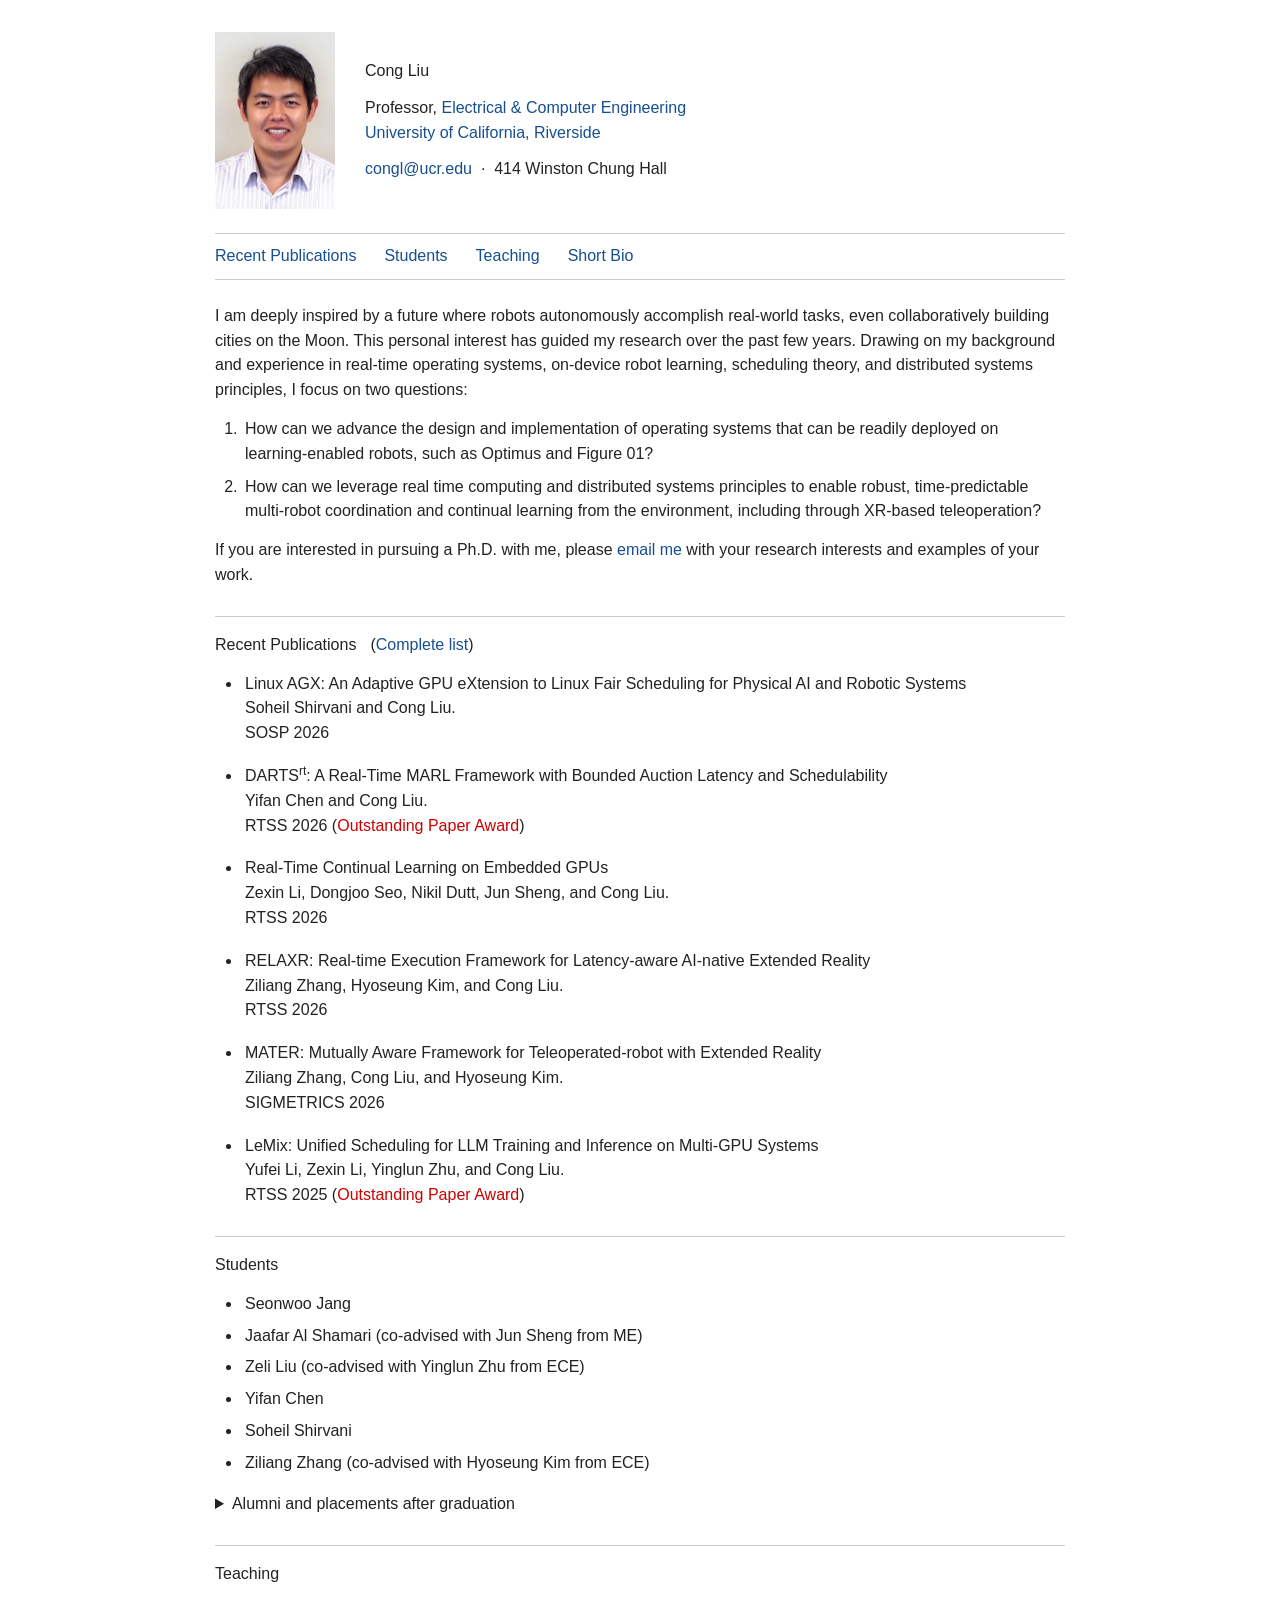
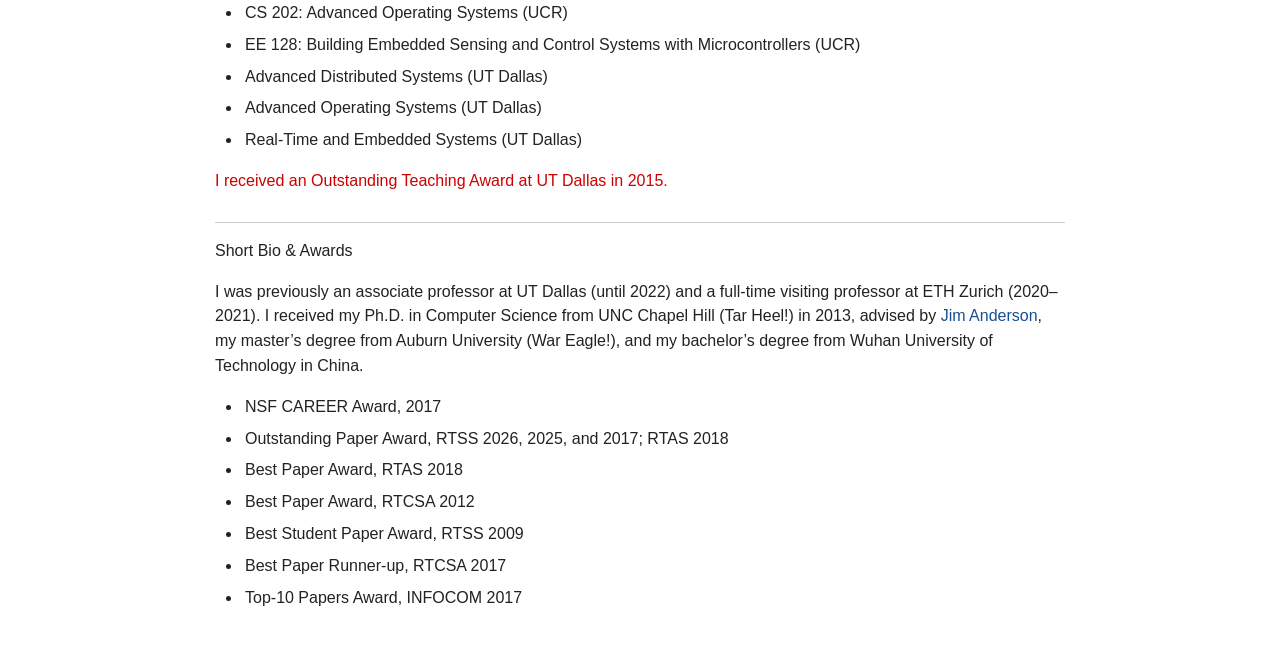
<file: index.html>
<!doctype html>
<html lang="en">
<head><meta charset="utf-8"><meta name="viewport" content="width=device-width, initial-scale=1"><title>Cong Liu - Professor of ECE | University of California, Riverside</title><meta name="description" content="Cong Liu at UC Riverside. Operating systems, real-time computing, and resource management for intelligent autonomous systems."><link rel="icon" href="favicon.svg" type="image/svg+xml"><link rel="stylesheet" href="style.css?v=20261019-1940">
</head>
<body><a class="skip" href="#main">Skip to content</a>
<main id="main" class="wrap">
<header id="profile" class="profile"><img class="portrait" src="assets/portrait.jpg" alt="Cong Liu" width="120" height="177"><div>
<h1>Cong Liu
</h1>
<p>Professor, <a href="https://www.ece.ucr.edu/">Electrical &amp; Computer Engineering</a><br><a href="https://www.ucr.edu/">University of California, Riverside</a>
</p>
<p class="contact"><a href="mailto:congl@ucr.edu">congl@ucr.edu</a> &nbsp;&#183;&nbsp; 414 Winston Chung Hall
</p></div>
</header>
<nav aria-label="Main navigation"><a href="#publications">Recent Publications</a><a href="#students">Students</a><a href="#teaching">Teaching</a><a href="#bio">Short Bio</a>
</nav><div id="about" class="introduction">
<p>I am deeply inspired by a future where robots autonomously accomplish real-world tasks, even collaboratively building cities on the Moon. This personal interest has guided my research over the past few years. Drawing on my background and experience in real-time operating systems, on-device robot learning, scheduling theory, and distributed systems principles, I focus on two questions:
</p>
<ol>
<li>How can we advance the design and implementation of operating systems that can be readily deployed on learning-enabled robots, such as Optimus and Figure 01?
</li>
<li>How can we leverage real time computing and distributed systems principles to enable robust, time-predictable multi-robot coordination and continual learning from the environment, including through XR-based teleoperation?
</li>
</ol>
<p>If you are interested in pursuing a Ph.D. with me, please <a href="mailto:congl@ucr.edu">email me</a> with your research interests and examples of your work.
</p></div>
<section id="publications"><div class="section-heading">
<h2>Recent Publications
</h2><span>(<a href="publications.html" target="_blank" rel="noopener">Complete list</a>)</span></div>
<ul class="papers">
<li><div class="paper-title">Linux AGX: An Adaptive GPU eXtension to Linux Fair Scheduling for Physical AI and Robotic Systems</div>
<p class="authors">Soheil Shirvani and Cong Liu.
</p>
<p class="publication-meta">SOSP 2026
</p>
</li>
<li><div class="paper-title">DARTS<sup>rt</sup>: A Real-Time MARL Framework with Bounded Auction Latency and Schedulability</div>
<p class="authors">Yifan Chen and Cong Liu.
</p>
<p class="publication-meta">RTSS 2026 (<span class="award">Outstanding Paper Award</span>)
</p>
</li>
<li><div class="paper-title">Real-Time Continual Learning on Embedded GPUs</div>
<p class="authors">Zexin Li, Dongjoo Seo, Nikil Dutt, Jun Sheng, and Cong Liu.
</p>
<p class="publication-meta">RTSS 2026
</p>
</li>
<li><div class="paper-title">RELAXR: Real-time Execution Framework for Latency-aware AI-native Extended Reality</div>
<p class="authors">Ziliang Zhang, Hyoseung Kim, and Cong Liu.
</p>
<p class="publication-meta">RTSS 2026
</p>
</li>
<li><div class="paper-title">MATER: Mutually Aware Framework for Teleoperated-robot with Extended Reality</div>
<p class="authors">Ziliang Zhang, Cong Liu, and Hyoseung Kim.
</p>
<p class="publication-meta">SIGMETRICS 2026
</p>
</li>
<li><div class="paper-title">LeMix: Unified Scheduling for LLM Training and Inference on Multi-GPU Systems</div>
<p class="authors">Yufei Li, Zexin Li, Yinglun Zhu, and Cong Liu.
</p>
<p class="publication-meta">RTSS 2025 (<span class="award">Outstanding Paper Award</span>)
</p>
</li>
</ul>
</section>
<section id="students">
<h2>Students
</h2>
<ul class="students-list">
<li>Seonwoo Jang
</li>
<li>Jaafar Al Shamari (co-advised with Jun Sheng from ME)
</li>
<li>Zeli Liu (co-advised with Yinglun Zhu from ECE)
</li>
<li>Yifan Chen
</li>
<li>Soheil Shirvani
</li>
<li>Ziliang Zhang (co-advised with Hyoseung Kim from ECE)
</li>
</ul>
<details>
<summary>Alumni and placements after graduation
</summary>
<ul class="alumni-list">
<li>Zexin Li <span>2026 &#183; Research Fellow, Nanyang Technological University (NTU), Singapore</span>
</li>
<li>Yufei Li <span>2025 &#183; Research scientist, Meta</span>
</li>
<li>Simin Chen <span>2024 &#183; Postdoctoral researcher, Columbia University</span>
</li>
<li>Junfeng Guo <span>2023 &#183; Postdoctoral researcher, University of Maryland</span>
</li>
<li>Soroush Bateni <span>2022 &#183; Postdoctoral researcher, UC Berkeley</span>
</li>
<li>Julie Rauer<span>2022 &#183; FICO</span>
</li>
<li>Zheng Dong<span>2019 &#183; Assistant professor, Wayne State University</span>
</li>
<li>Husheng Zhou<span>2019 &#183; Senior research scientist, VMware</span>
</li>
<li>Guangmo Tong<span>2018 &#183; Assistant professor, University of Delaware</span>
</li>
<li>Aritra Samanta<span>M.S. 2023</span>
</li>
<li>Yaswanth Yadlapalli<span>M.S. 2022</span>
</li>
<li>Zelun Kong<span>M.S. 2020</span>
</li>
<li>Yuankun Zhu<span>M.S. 2019</span>
</li>
<li>Yue Ma<span>M.S. 2017 &#183; Amazon</span>
</li>
<li>Xia Zhang<span>M.S. 2016 &#183; IBM</span>
</li>
<li>Yuchuan Liu<span>M.S. 2016 &#183; NVIDIA</span>
</li>
<li>Gbadebo Ayoade<span>M.S. 2015</span>
</li>
<li>Mozi Chen<span>Visiting Ph.D. student, 2017&#8211;2018</span>
</li>
</ul>
</details>
</section>
<section id="teaching">
<h2>Teaching
</h2>
<ul>
<li>CS 202: Advanced Operating Systems (UCR)
</li>
<li>EE 128: Building Embedded Sensing and Control Systems with Microcontrollers (UCR)
</li>
<li>Advanced Distributed Systems (UT Dallas)
</li>
<li>Advanced Operating Systems (UT Dallas)
</li>
<li>Real-Time and Embedded Systems (UT Dallas)
</li>
</ul>
<p class="award">I received an Outstanding Teaching Award at UT Dallas in 2015.
</p>
</section>
<section id="bio">
<h2>Short Bio &amp; Awards
</h2>
<p>I was previously an associate professor at UT Dallas (until 2022) and a full-time visiting professor at ETH Zurich (2020&#8211;2021). I received my Ph.D. in Computer Science from UNC Chapel Hill (Tar Heel!) in 2013, advised by <a href="https://www.cs.unc.edu/~anderson/">Jim Anderson</a>, my master&#8217;s degree from Auburn University (War Eagle!), and my bachelor&#8217;s degree from Wuhan University of Technology in China.
</p>
<ul>
<li>NSF CAREER Award, 2017
</li>
<li>Outstanding Paper Award, RTSS 2026, 2025, and 2017; RTAS 2018
</li>
<li>Best Paper Award, RTAS 2018
</li>
<li>Best Paper Award, RTCSA 2012
</li>
<li>Best Student Paper Award, RTSS 2009
</li>
<li>Best Paper Runner-up, RTCSA 2017
</li>
<li>Top-10 Papers Award, INFOCOM 2017
</li>
</ul>
</section>
</main>
</body>
</html>
</file>
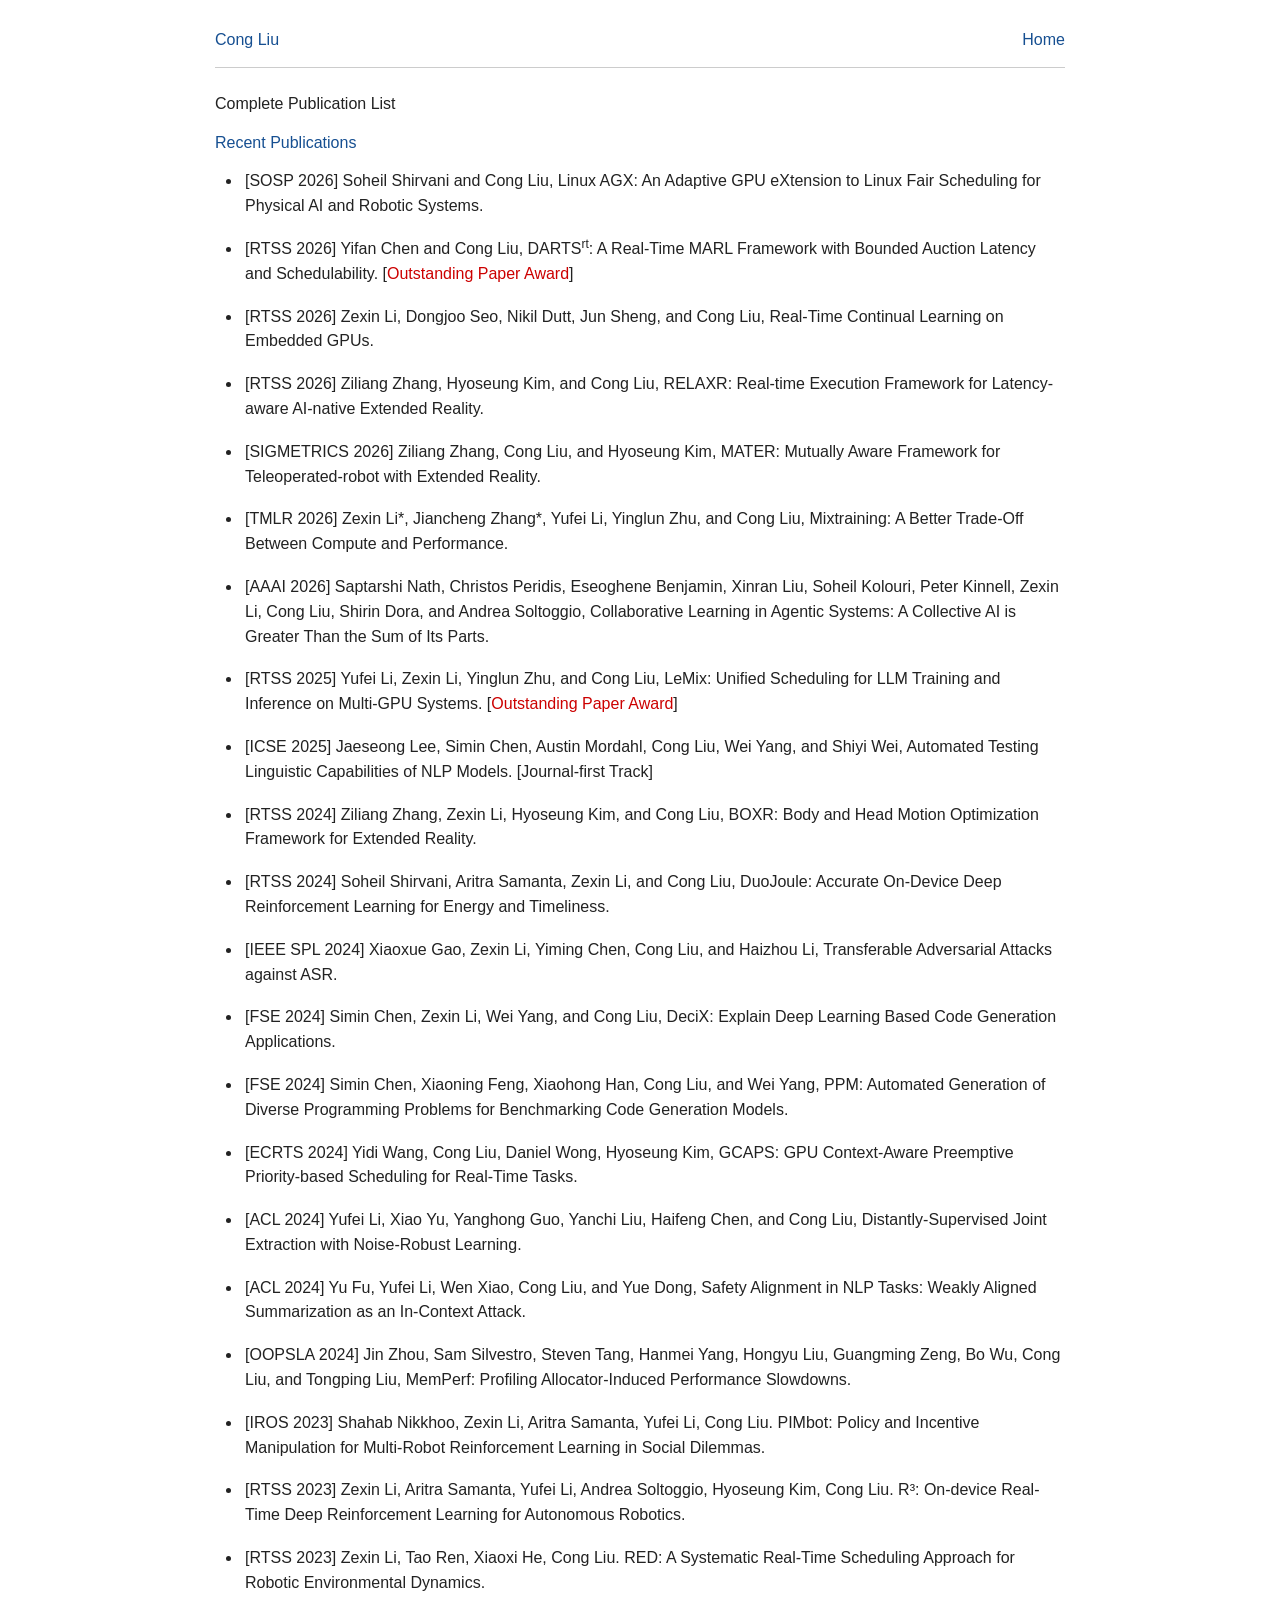
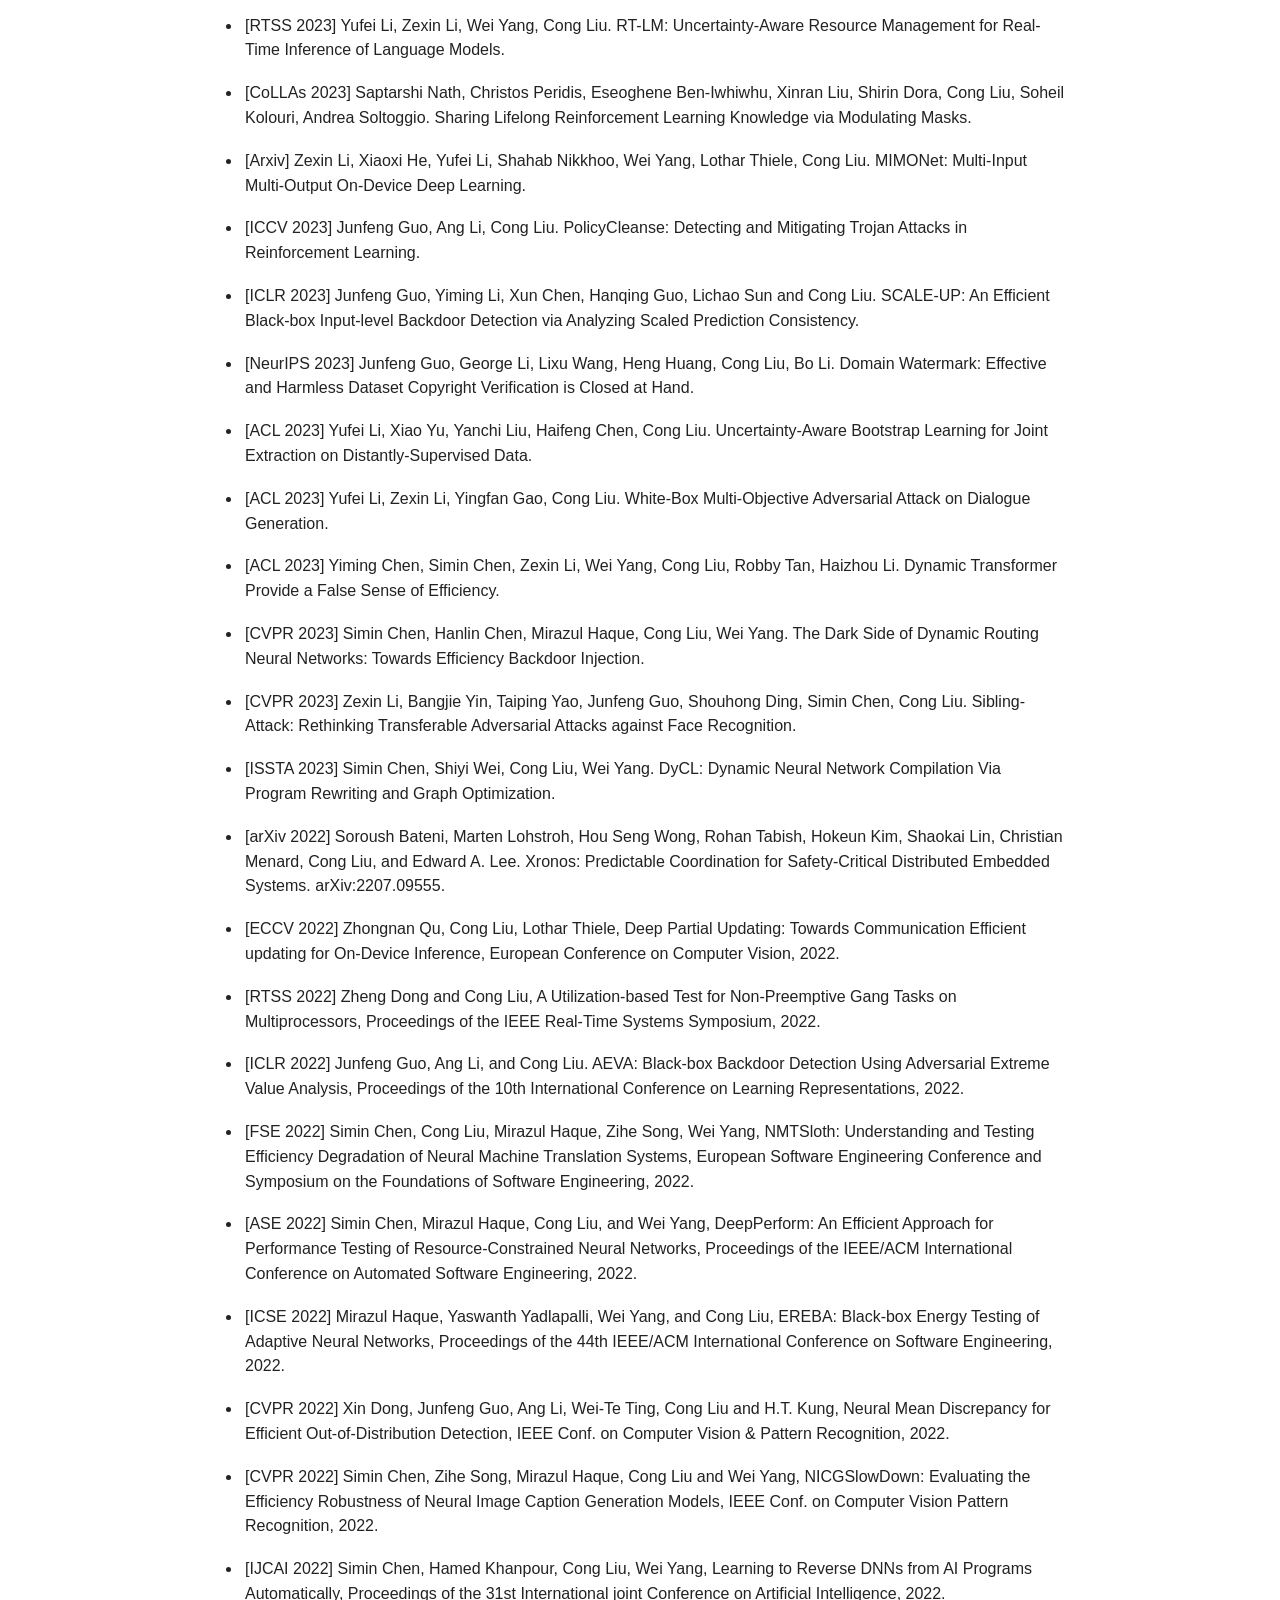
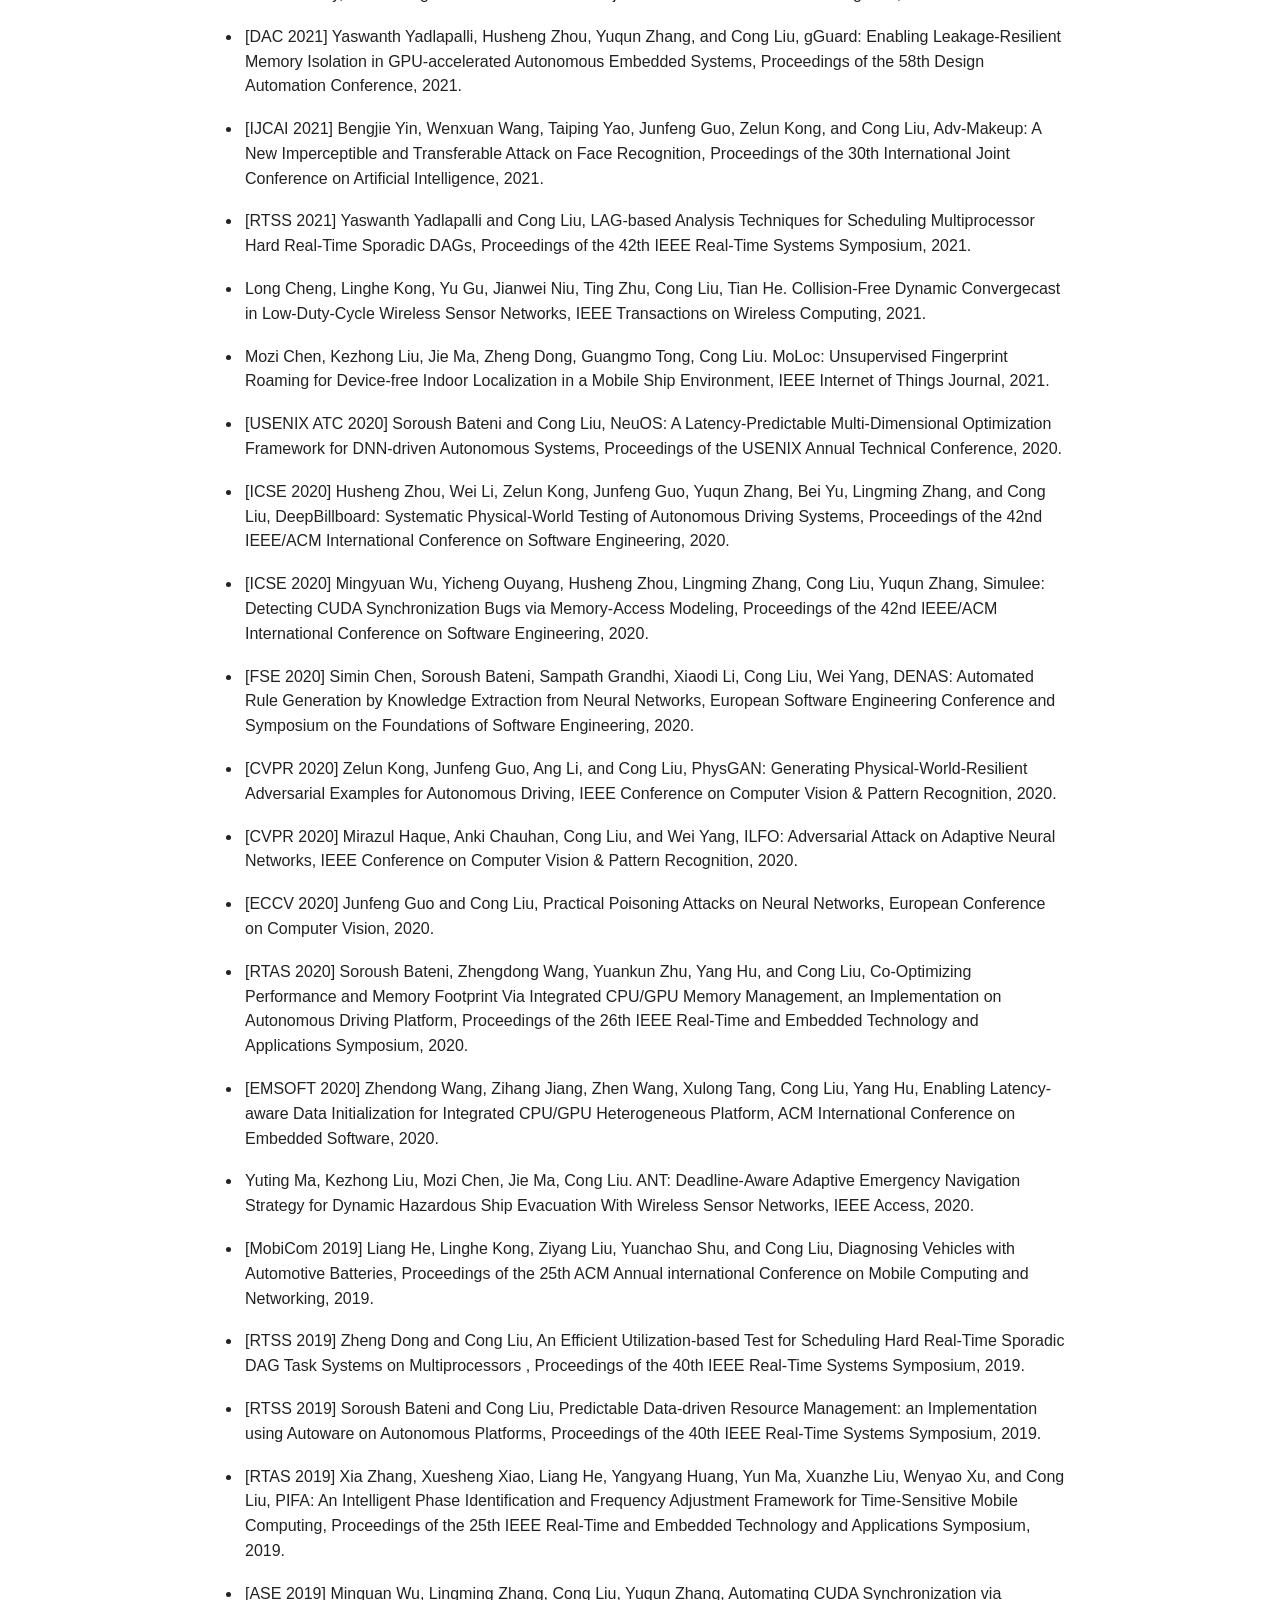
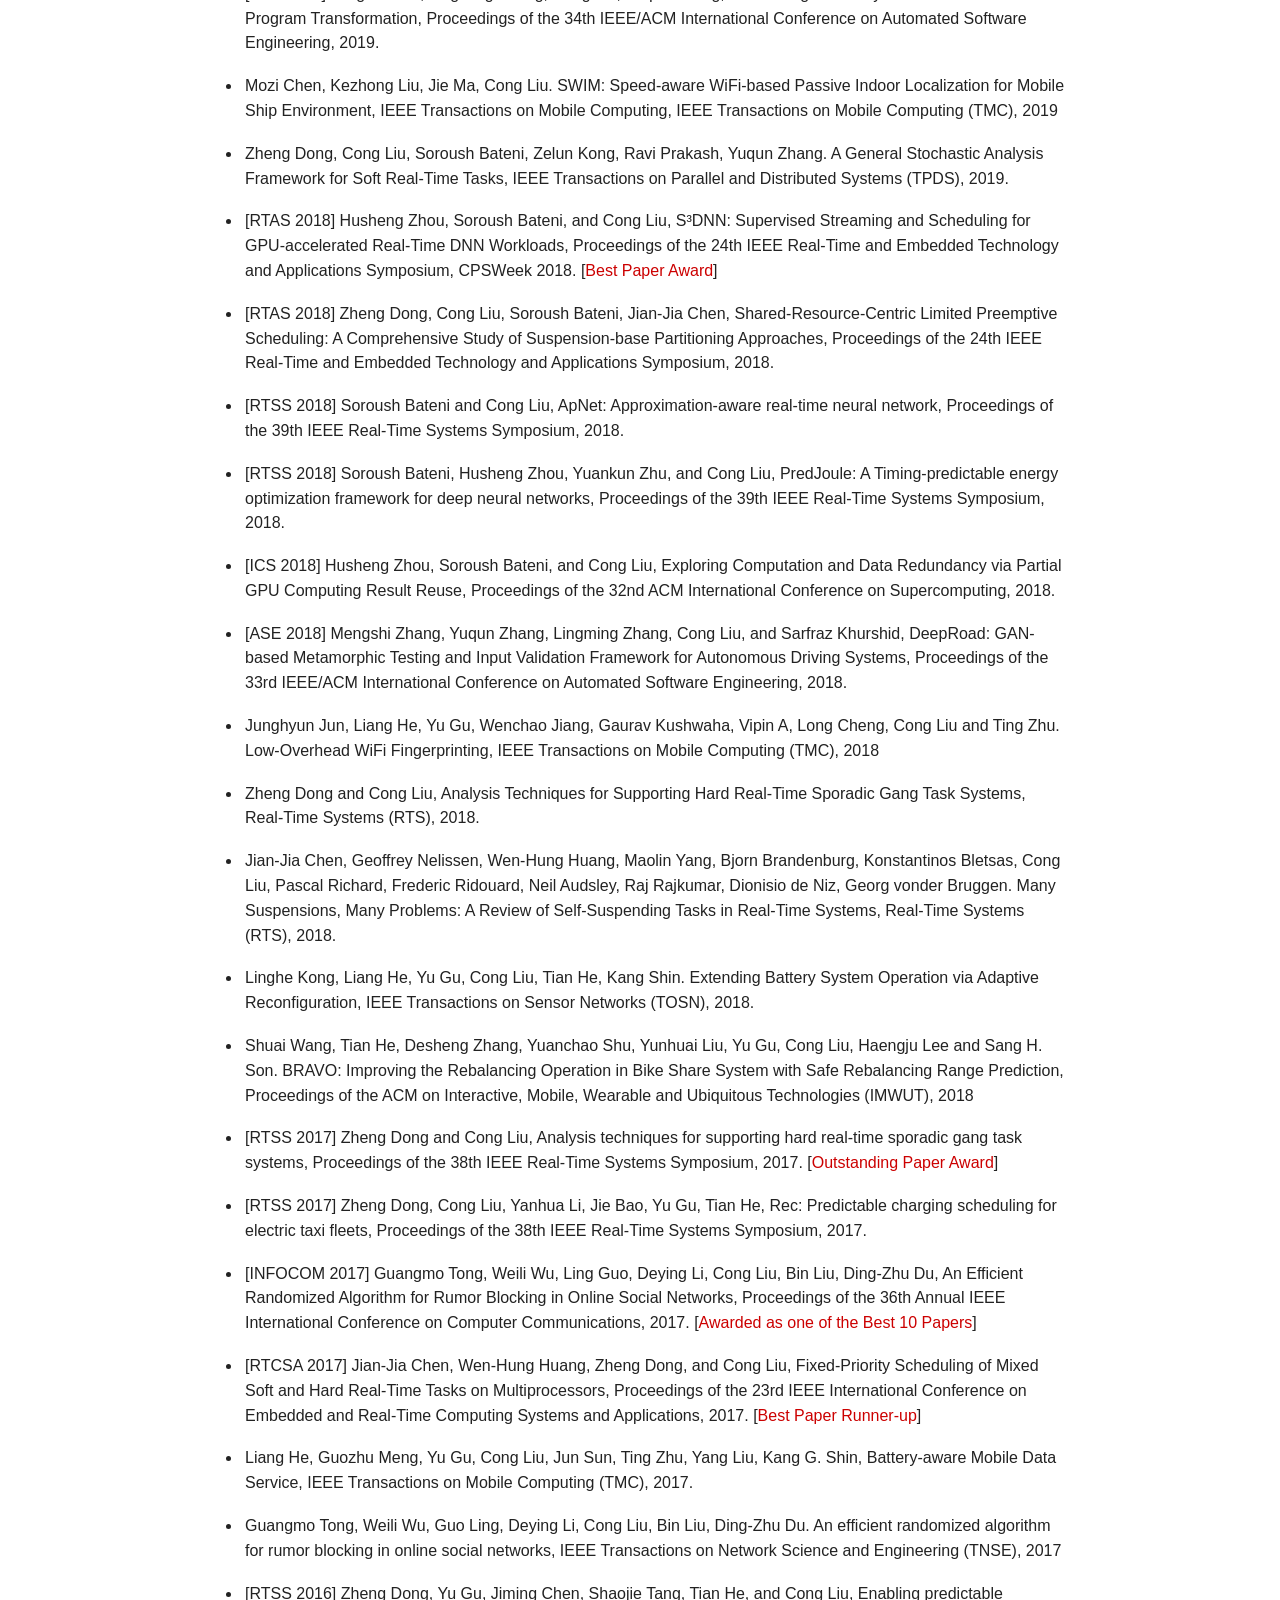
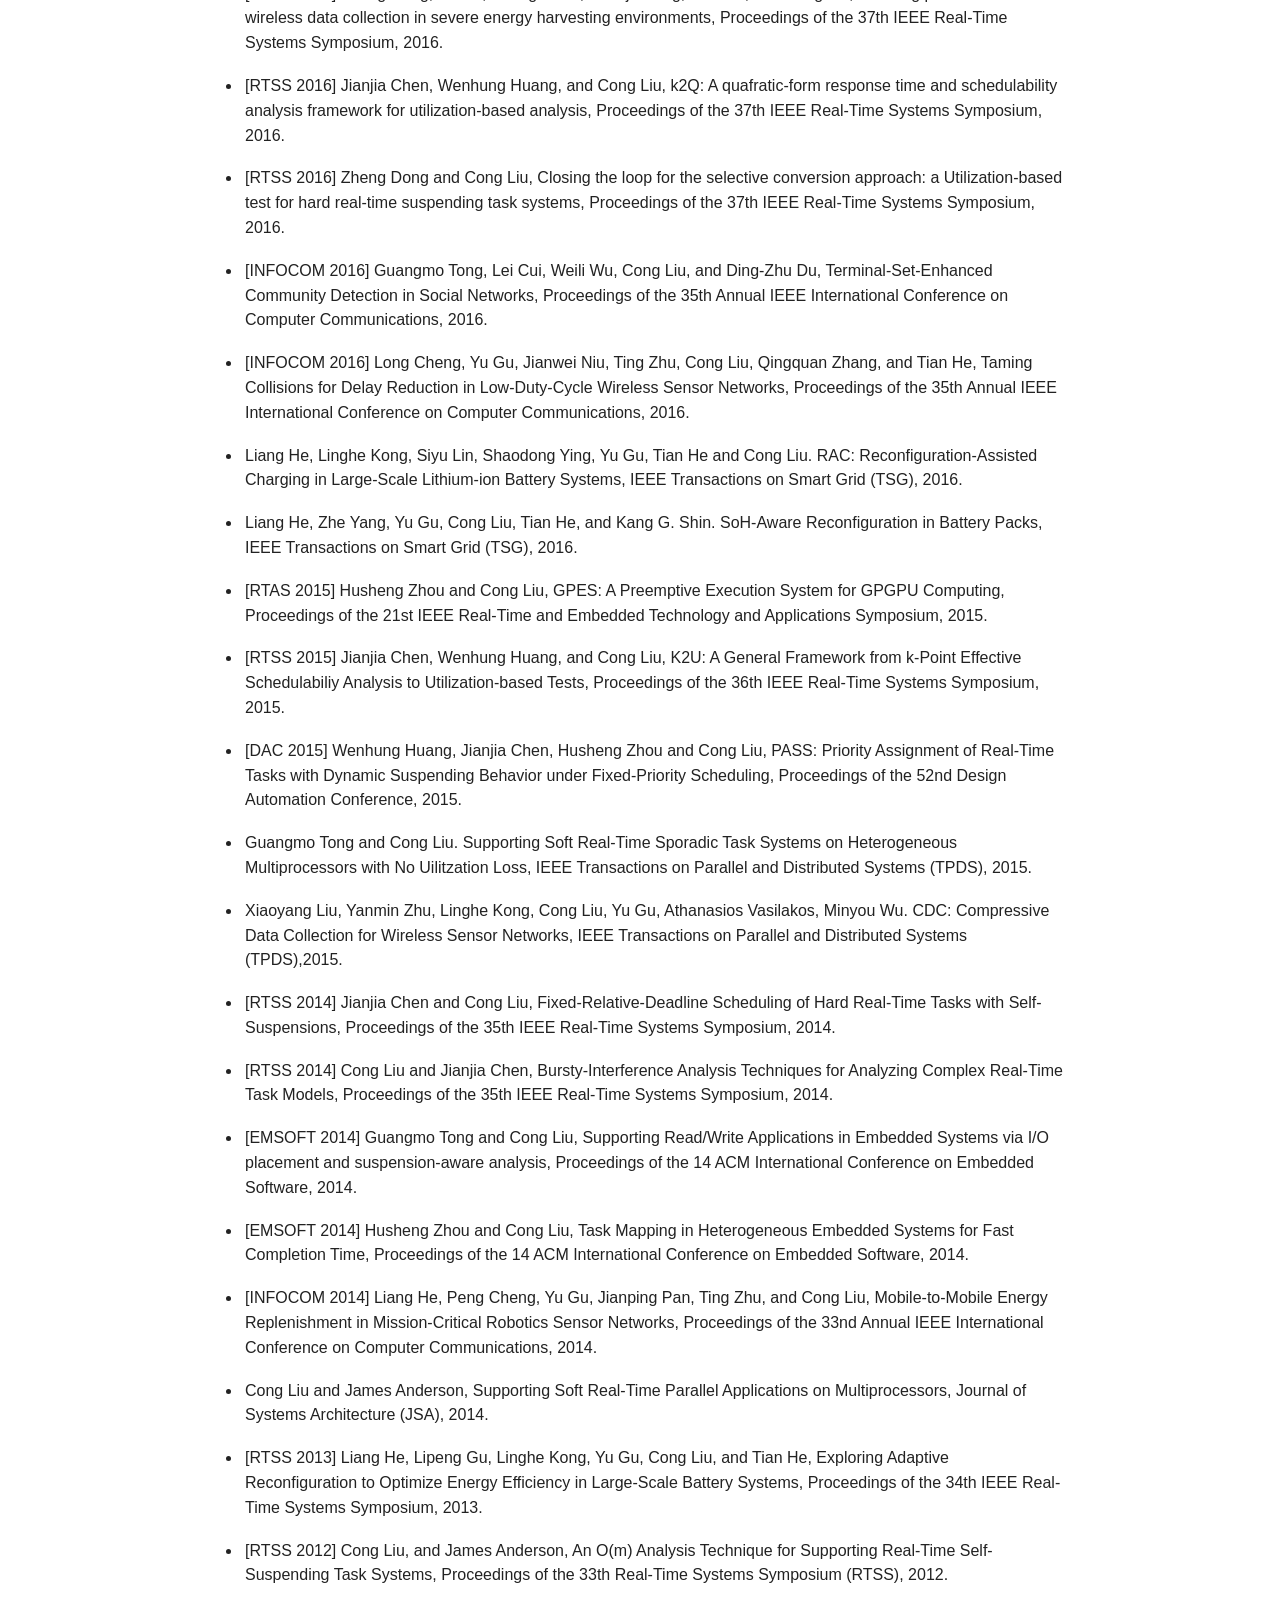
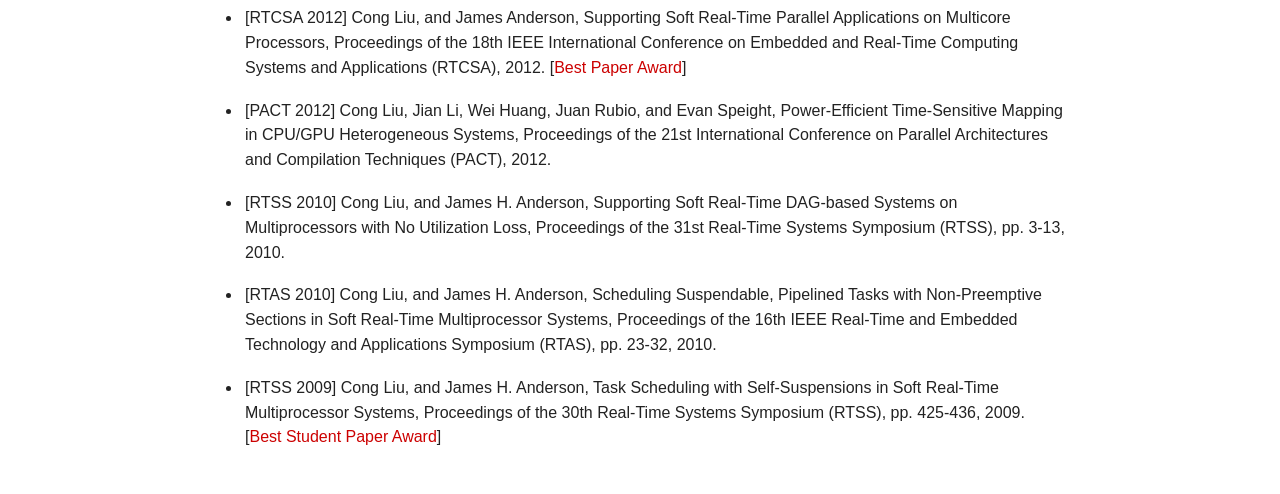
<file: publications.html>
<!doctype html>
<html lang="en">
<head><meta charset="utf-8"><meta name="viewport" content="width=device-width, initial-scale=1"><title>Publications | Cong Liu</title><meta name="description" content="Cong Liu at UC Riverside. Operating systems, real-time computing, and resource management for intelligent autonomous systems."><link rel="icon" href="favicon.svg" type="image/svg+xml"><link rel="stylesheet" href="style.css">
</head>
<body><a class="skip" href="#main">Skip to content</a><div class="wrap archive-nav"><a href="index.html">Cong Liu</a><a href="index.html#publications">Home</a></div>
<main id="main" class="wrap"><div class="pub-intro">
<h1>Complete Publication List
</h1>
<p><a href="index.html#publications">Recent Publications</a>
</p></div>
<ul class="papers archive-papers">
<li class="archive-item" id="cv-1">[SOSP 2026] Soheil Shirvani and Cong Liu, Linux AGX: An Adaptive GPU eXtension to Linux Fair Scheduling for Physical AI and Robotic Systems.
</li>
<li class="archive-item" id="cv-2">[RTSS 2026] Yifan Chen and Cong Liu, DARTS<sup>rt</sup>: A Real-Time MARL Framework with Bounded Auction Latency and Schedulability. [<span class="award">Outstanding Paper Award</span>]
</li>
<li class="archive-item" id="cv-3">[RTSS 2026] Zexin Li, Dongjoo Seo, Nikil Dutt, Jun Sheng, and Cong Liu, Real-Time Continual Learning on Embedded GPUs.
</li>
<li class="archive-item" id="cv-4">[RTSS 2026] Ziliang Zhang, Hyoseung Kim, and Cong Liu, RELAXR: Real-time Execution Framework for Latency-aware AI-native Extended Reality.
</li>
<li class="archive-item" id="cv-5">[SIGMETRICS 2026] Ziliang Zhang, Cong Liu, and Hyoseung Kim, MATER: Mutually Aware Framework for Teleoperated-robot with Extended Reality.
</li>
<li class="archive-item" id="cv-6">[TMLR 2026] Zexin Li*, Jiancheng Zhang*, Yufei Li, Yinglun Zhu, and Cong Liu, Mixtraining: A Better Trade-Off Between Compute and Performance.
</li>
<li class="archive-item" id="cv-7">[AAAI 2026] Saptarshi Nath, Christos Peridis, Eseoghene Benjamin, Xinran Liu, Soheil Kolouri, Peter Kinnell, Zexin Li, Cong Liu, Shirin Dora, and Andrea Soltoggio, Collaborative Learning in Agentic Systems: A Collective AI is Greater Than the Sum of Its Parts.
</li>
<li class="archive-item" id="cv-8">[RTSS 2025] Yufei Li, Zexin Li, Yinglun Zhu, and Cong Liu, LeMix: Unified Scheduling for LLM Training and Inference on Multi-GPU Systems. [<span class="award">Outstanding Paper Award</span>]
</li>
<li class="archive-item" id="cv-9">[ICSE 2025] Jaeseong Lee, Simin Chen, Austin Mordahl, Cong Liu, Wei Yang, and Shiyi Wei, Automated Testing Linguistic Capabilities of NLP Models. [Journal-first Track]
</li>
<li class="archive-item" id="cv-10">[RTSS 2024] Ziliang Zhang, Zexin Li, Hyoseung Kim, and Cong Liu, BOXR: Body and Head Motion Optimization Framework for Extended Reality.
</li>
<li class="archive-item" id="cv-11">[RTSS 2024] Soheil Shirvani, Aritra Samanta, Zexin Li, and Cong Liu, DuoJoule: Accurate On-Device Deep Reinforcement Learning for Energy and Timeliness.
</li>
<li class="archive-item" id="cv-12">[IEEE SPL 2024] Xiaoxue Gao, Zexin Li, Yiming Chen, Cong Liu, and Haizhou Li, Transferable Adversarial Attacks against ASR.
</li>
<li class="archive-item" id="cv-13">[FSE 2024] Simin Chen, Zexin Li, Wei Yang, and Cong Liu, DeciX: Explain Deep Learning Based Code Generation Applications.
</li>
<li class="archive-item" id="cv-14">[FSE 2024] Simin Chen, Xiaoning Feng, Xiaohong Han, Cong Liu, and Wei Yang, PPM: Automated Generation of Diverse Programming Problems for Benchmarking Code Generation Models.
</li>
<li class="archive-item" id="cv-15">[ECRTS 2024] Yidi Wang, Cong Liu, Daniel Wong, Hyoseung Kim, GCAPS: GPU Context-Aware Preemptive Priority-based Scheduling for Real-Time Tasks.
</li>
<li class="archive-item" id="cv-16">[ACL 2024] Yufei Li, Xiao Yu, Yanghong Guo, Yanchi Liu, Haifeng Chen, and Cong Liu, Distantly-Supervised Joint Extraction with Noise-Robust Learning.
</li>
<li class="archive-item" id="cv-17">[ACL 2024] Yu Fu, Yufei Li, Wen Xiao, Cong Liu, and Yue Dong, Safety Alignment in NLP Tasks: Weakly Aligned Summarization as an In-Context Attack.
</li>
<li class="archive-item" id="cv-18">[OOPSLA 2024] Jin Zhou, Sam Silvestro, Steven Tang, Hanmei Yang, Hongyu Liu, Guangming Zeng, Bo Wu, Cong Liu, and Tongping Liu, MemPerf: Profiling Allocator-Induced Performance Slowdowns.
</li>
<li class="archive-item" id="cv-19">[IROS 2023] Shahab Nikkhoo, Zexin Li, Aritra Samanta, Yufei Li, Cong Liu. PIMbot: Policy and Incentive Manipulation for Multi-Robot Reinforcement Learning in Social Dilemmas.
</li>
<li class="archive-item" id="cv-20">[RTSS 2023] Zexin Li, Aritra Samanta, Yufei Li, Andrea Soltoggio, Hyoseung Kim, Cong Liu. R&#179;: On-device Real-Time Deep Reinforcement Learning for Autonomous Robotics.
</li>
<li class="archive-item" id="cv-21">[RTSS 2023] Zexin Li, Tao Ren, Xiaoxi He, Cong Liu. RED: A Systematic Real-Time Scheduling Approach for Robotic Environmental Dynamics.
</li>
<li class="archive-item" id="cv-22">[RTSS 2023] Yufei Li, Zexin Li, Wei Yang, Cong Liu. RT-LM: Uncertainty-Aware Resource Management for Real-Time Inference of Language Models.
</li>
<li class="archive-item" id="cv-23">[CoLLAs 2023] Saptarshi Nath, Christos Peridis, Eseoghene Ben-Iwhiwhu, Xinran Liu, Shirin Dora, Cong Liu, Soheil Kolouri, Andrea Soltoggio. Sharing Lifelong Reinforcement Learning Knowledge via Modulating Masks.
</li>
<li class="archive-item" id="cv-24">[Arxiv] Zexin Li, Xiaoxi He, Yufei Li, Shahab Nikkhoo, Wei Yang, Lothar Thiele, Cong Liu. MIMONet: Multi-Input Multi-Output On-Device Deep Learning.
</li>
<li class="archive-item" id="cv-25">[ICCV 2023] Junfeng Guo, Ang Li, Cong Liu. PolicyCleanse: Detecting and Mitigating Trojan Attacks in Reinforcement Learning.
</li>
<li class="archive-item" id="cv-26">[ICLR 2023] Junfeng Guo, Yiming Li, Xun Chen, Hanqing Guo, Lichao Sun and Cong Liu. SCALE-UP: An Efficient Black-box Input-level Backdoor Detection via Analyzing Scaled Prediction Consistency.
</li>
<li class="archive-item" id="cv-27">[NeurIPS 2023] Junfeng Guo, George Li, Lixu Wang, Heng Huang, Cong Liu, Bo Li. Domain Watermark: Effective and Harmless Dataset Copyright Verification is Closed at Hand.
</li>
<li class="archive-item" id="cv-28">[ACL 2023] Yufei Li, Xiao Yu, Yanchi Liu, Haifeng Chen, Cong Liu. Uncertainty-Aware Bootstrap Learning for Joint Extraction on Distantly-Supervised Data.
</li>
<li class="archive-item" id="cv-29">[ACL 2023] Yufei Li, Zexin Li, Yingfan Gao, Cong Liu. White-Box Multi-Objective Adversarial Attack on Dialogue Generation.
</li>
<li class="archive-item" id="cv-30">[ACL 2023] Yiming Chen, Simin Chen, Zexin Li, Wei Yang, Cong Liu, Robby Tan, Haizhou Li. Dynamic Transformer Provide a False Sense of Efficiency.
</li>
<li class="archive-item" id="cv-31">[CVPR 2023] Simin Chen, Hanlin Chen, Mirazul Haque, Cong Liu, Wei Yang. The Dark Side of Dynamic Routing Neural Networks: Towards Efficiency Backdoor Injection.
</li>
<li class="archive-item" id="cv-32">[CVPR 2023] Zexin Li, Bangjie Yin, Taiping Yao, Junfeng Guo, Shouhong Ding, Simin Chen, Cong Liu. Sibling-Attack: Rethinking Transferable Adversarial Attacks against Face Recognition.
</li>
<li class="archive-item" id="cv-33">[ISSTA 2023] Simin Chen, Shiyi Wei, Cong Liu, Wei Yang. DyCL: Dynamic Neural Network Compilation Via Program Rewriting and Graph Optimization.
</li>
<li class="archive-item" id="xronos-2022">[arXiv 2022] Soroush Bateni, Marten Lohstroh, Hou Seng Wong, Rohan Tabish, Hokeun Kim, Shaokai Lin, Christian Menard, Cong Liu, and Edward A. Lee. Xronos: Predictable Coordination for Safety-Critical Distributed Embedded Systems. arXiv:2207.09555.</li>
<li class="archive-item" id="cv-34">[ECCV 2022] Zhongnan Qu, Cong Liu, Lothar Thiele, Deep Partial Updating: Towards Communication Efficient updating for On-Device Inference, European Conference on Computer Vision, 2022.
</li>
<li class="archive-item" id="cv-35">[RTSS 2022] Zheng Dong and Cong Liu, A Utilization-based Test for Non-Preemptive Gang Tasks on Multiprocessors, Proceedings of the IEEE Real-Time Systems Symposium, 2022.
</li>
<li class="archive-item" id="cv-36">[ICLR 2022] Junfeng Guo, Ang Li, and Cong Liu. AEVA: Black-box Backdoor Detection Using Adversarial Extreme Value Analysis, Proceedings of the 10th International Conference on Learning Representations, 2022.
</li>
<li class="archive-item" id="cv-37">[FSE 2022] Simin Chen, Cong Liu, Mirazul Haque, Zihe Song, Wei Yang, NMTSloth: Understanding and Testing Efficiency Degradation of Neural Machine Translation Systems, European Software Engineering Conference and Symposium on the Foundations of Software Engineering, 2022.
</li>
<li class="archive-item" id="cv-38">[ASE 2022] Simin Chen, Mirazul Haque, Cong Liu, and Wei Yang, DeepPerform: An Efficient Approach for Performance Testing of Resource-Constrained Neural Networks, Proceedings of the IEEE/ACM International Conference on Automated Software Engineering, 2022.
</li>
<li class="archive-item" id="cv-39">[ICSE 2022] Mirazul Haque, Yaswanth Yadlapalli, Wei Yang, and Cong Liu, EREBA: Black-box Energy Testing of Adaptive Neural Networks, Proceedings of the 44th IEEE/ACM International Conference on Software Engineering, 2022.
</li>
<li class="archive-item" id="cv-40">[CVPR 2022] Xin Dong, Junfeng Guo, Ang Li, Wei-Te Ting, Cong Liu and H.T. Kung, Neural Mean Discrepancy for Efficient Out-of-Distribution Detection, IEEE Conf. on Computer Vision &amp; Pattern Recognition, 2022.
</li>
<li class="archive-item" id="cv-41">[CVPR 2022] Simin Chen, Zihe Song, Mirazul Haque, Cong Liu and Wei Yang, NICGSlowDown: Evaluating the Efficiency Robustness of Neural Image Caption Generation Models, IEEE Conf. on Computer Vision Pattern Recognition, 2022.
</li>
<li class="archive-item" id="cv-42">[IJCAI 2022] Simin Chen, Hamed Khanpour, Cong Liu, Wei Yang, Learning to Reverse DNNs from AI Programs Automatically, Proceedings of the 31st International joint Conference on Artificial Intelligence, 2022.
</li>
<li class="archive-item" id="cv-43">[DAC 2021] Yaswanth Yadlapalli, Husheng Zhou, Yuqun Zhang, and Cong Liu, gGuard: Enabling Leakage-Resilient Memory Isolation in GPU-accelerated Autonomous Embedded Systems, Proceedings of the 58th Design Automation Conference, 2021.
</li>
<li class="archive-item" id="cv-44">[IJCAI 2021] Bengjie Yin, Wenxuan Wang, Taiping Yao, Junfeng Guo, Zelun Kong, and Cong Liu, Adv-Makeup: A New Imperceptible and Transferable Attack on Face Recognition, Proceedings of the 30th International Joint Conference on Artificial Intelligence, 2021.
</li>
<li class="archive-item" id="cv-45">[RTSS 2021] Yaswanth Yadlapalli and Cong Liu, LAG-based Analysis Techniques for Scheduling Multiprocessor Hard Real-Time Sporadic DAGs, Proceedings of the 42th IEEE Real-Time Systems Symposium, 2021.
</li>
<li class="archive-item" id="cv-90">Long Cheng, Linghe Kong, Yu Gu, Jianwei Niu, Ting Zhu, Cong Liu, Tian He. Collision-Free Dynamic Convergecast in Low-Duty-Cycle Wireless Sensor Networks, IEEE Transactions on Wireless Computing, 2021.
</li>
<li class="archive-item" id="cv-91">Mozi Chen, Kezhong Liu, Jie Ma, Zheng Dong, Guangmo Tong, Cong Liu. MoLoc: Unsupervised Fingerprint Roaming for Device-free Indoor Localization in a Mobile Ship Environment, IEEE Internet of Things Journal, 2021.
</li>
<li class="archive-item" id="cv-46">[USENIX ATC 2020] Soroush Bateni and Cong Liu, NeuOS: A Latency-Predictable Multi-Dimensional Optimization Framework for DNN-driven Autonomous Systems, Proceedings of the USENIX Annual Technical Conference, 2020.
</li>
<li class="archive-item" id="cv-47">[ICSE 2020] Husheng Zhou, Wei Li, Zelun Kong, Junfeng Guo, Yuqun Zhang, Bei Yu, Lingming Zhang, and Cong Liu, DeepBillboard: Systematic Physical-World Testing of Autonomous Driving Systems, Proceedings of the 42nd IEEE/ACM International Conference on Software Engineering, 2020.
</li>
<li class="archive-item" id="cv-48">[ICSE 2020] Mingyuan Wu, Yicheng Ouyang, Husheng Zhou, Lingming Zhang, Cong Liu, Yuqun Zhang, Simulee: Detecting CUDA Synchronization Bugs via Memory-Access Modeling, Proceedings of the 42nd IEEE/ACM International Conference on Software Engineering, 2020.
</li>
<li class="archive-item" id="cv-49">[FSE 2020] Simin Chen, Soroush Bateni, Sampath Grandhi, Xiaodi Li, Cong Liu, Wei Yang, DENAS: Automated Rule Generation by Knowledge Extraction from Neural Networks, European Software Engineering Conference and Symposium on the Foundations of Software Engineering, 2020.
</li>
<li class="archive-item" id="cv-50">[CVPR 2020] Zelun Kong, Junfeng Guo, Ang Li, and Cong Liu, PhysGAN: Generating Physical-World-Resilient Adversarial Examples for Autonomous Driving, IEEE Conference on Computer Vision &amp; Pattern Recognition, 2020.
</li>
<li class="archive-item" id="cv-51">[CVPR 2020] Mirazul Haque, Anki Chauhan, Cong Liu, and Wei Yang, ILFO: Adversarial Attack on Adaptive Neural Networks, IEEE Conference on Computer Vision &amp; Pattern Recognition, 2020.
</li>
<li class="archive-item" id="cv-52">[ECCV 2020] Junfeng Guo and Cong Liu, Practical Poisoning Attacks on Neural Networks, European Conference on Computer Vision, 2020.
</li>
<li class="archive-item" id="cv-53">[RTAS 2020] Soroush Bateni, Zhengdong Wang, Yuankun Zhu, Yang Hu, and Cong Liu, Co-Optimizing Performance and Memory Footprint Via Integrated CPU/GPU Memory Management, an Implementation on Autonomous Driving Platform, Proceedings of the 26th IEEE Real-Time and Embedded Technology and Applications Symposium, 2020.
</li>
<li class="archive-item" id="cv-54">[EMSOFT 2020] Zhendong Wang, Zihang Jiang, Zhen Wang, Xulong Tang, Cong Liu, Yang Hu, Enabling Latency-aware Data Initialization for Integrated CPU/GPU Heterogeneous Platform, ACM International Conference on Embedded Software, 2020.
</li>
<li class="archive-item" id="cv-92">Yuting Ma, Kezhong Liu, Mozi Chen, Jie Ma, Cong Liu. ANT: Deadline-Aware Adaptive Emergency Navigation Strategy for Dynamic Hazardous Ship Evacuation With Wireless Sensor Networks, IEEE Access, 2020.
</li>
<li class="archive-item" id="cv-55">[MobiCom 2019] Liang He, Linghe Kong, Ziyang Liu, Yuanchao Shu, and Cong Liu, Diagnosing Vehicles with Automotive Batteries, Proceedings of the 25th ACM Annual international Conference on Mobile Computing and Networking, 2019.
</li>
<li class="archive-item" id="cv-56">[RTSS 2019] Zheng Dong and Cong Liu, An Efficient Utilization-based Test for Scheduling Hard Real-Time Sporadic DAG Task Systems on Multiprocessors , Proceedings of the 40th IEEE Real-Time Systems Symposium, 2019.
</li>
<li class="archive-item" id="cv-57">[RTSS 2019] Soroush Bateni and Cong Liu, Predictable Data-driven Resource Management: an Implementation using Autoware on Autonomous Platforms, Proceedings of the 40th IEEE Real-Time Systems Symposium, 2019.
</li>
<li class="archive-item" id="cv-58">[RTAS 2019] Xia Zhang, Xuesheng Xiao, Liang He, Yangyang Huang, Yun Ma, Xuanzhe Liu, Wenyao Xu, and Cong Liu, PIFA: An Intelligent Phase Identification and Frequency Adjustment Framework for Time-Sensitive Mobile Computing, Proceedings of the 25th IEEE Real-Time and Embedded Technology and Applications Symposium, 2019.
</li>
<li class="archive-item" id="cv-59">[ASE 2019] Minguan Wu, Lingming Zhang, Cong Liu, Yuqun Zhang, Automating CUDA Synchronization via Program Transformation, Proceedings of the 34th IEEE/ACM International Conference on Automated Software Engineering, 2019.
</li>
<li class="archive-item" id="cv-93">Mozi Chen, Kezhong Liu, Jie Ma, Cong Liu. SWIM: Speed-aware WiFi-based Passive Indoor Localization for Mobile Ship Environment, IEEE Transactions on Mobile Computing, IEEE Transactions on Mobile Computing (TMC), 2019
</li>
<li class="archive-item" id="cv-94">Zheng Dong, Cong Liu, Soroush Bateni, Zelun Kong, Ravi Prakash, Yuqun Zhang. A General Stochastic Analysis Framework for Soft Real-Time Tasks, IEEE Transactions on Parallel and Distributed Systems (TPDS), 2019.
</li>
<li class="archive-item" id="cv-60">[RTAS 2018] Husheng Zhou, Soroush Bateni, and Cong Liu, S&#179;DNN: Supervised Streaming and Scheduling for GPU-accelerated Real-Time DNN Workloads, Proceedings of the 24th IEEE Real-Time and Embedded Technology and Applications Symposium, CPSWeek 2018. [<span class="award">Best Paper Award</span>]
</li>
<li class="archive-item" id="cv-61">[RTAS 2018] Zheng Dong, Cong Liu, Soroush Bateni, Jian-Jia Chen, Shared-Resource-Centric Limited Preemptive Scheduling: A Comprehensive Study of Suspension-base Partitioning Approaches, Proceedings of the 24th IEEE Real-Time and Embedded Technology and Applications Symposium, 2018.
</li>
<li class="archive-item" id="cv-62">[RTSS 2018] Soroush Bateni and Cong Liu, ApNet: Approximation-aware real-time neural network, Proceedings of the 39th IEEE Real-Time Systems Symposium, 2018.
</li>
<li class="archive-item" id="cv-63">[RTSS 2018] Soroush Bateni, Husheng Zhou, Yuankun Zhu, and Cong Liu, PredJoule: A Timing-predictable energy optimization framework for deep neural networks, Proceedings of the 39th IEEE Real-Time Systems Symposium, 2018.
</li>
<li class="archive-item" id="cv-64">[ICS 2018] Husheng Zhou, Soroush Bateni, and Cong Liu, Exploring Computation and Data Redundancy via Partial GPU Computing Result Reuse, Proceedings of the 32nd ACM International Conference on Supercomputing, 2018.
</li>
<li class="archive-item" id="cv-65">[ASE 2018] Mengshi Zhang, Yuqun Zhang, Lingming Zhang, Cong Liu, and Sarfraz Khurshid, DeepRoad: GAN-based Metamorphic Testing and Input Validation Framework for Autonomous Driving Systems, Proceedings of the 33rd IEEE/ACM International Conference on Automated Software Engineering, 2018.
</li>
<li class="archive-item" id="cv-95">Junghyun Jun, Liang He, Yu Gu, Wenchao Jiang, Gaurav Kushwaha, Vipin A, Long Cheng, Cong Liu and Ting Zhu. Low-Overhead WiFi Fingerprinting, IEEE Transactions on Mobile Computing (TMC), 2018
</li>
<li class="archive-item" id="cv-96">Zheng Dong and Cong Liu, Analysis Techniques for Supporting Hard Real-Time Sporadic Gang Task Systems, Real-Time Systems (RTS), 2018.
</li>
<li class="archive-item" id="cv-97">Jian-Jia Chen, Geoffrey Nelissen, Wen-Hung Huang, Maolin Yang, Bjorn Brandenburg, Konstantinos Bletsas, Cong Liu, Pascal Richard, Frederic Ridouard, Neil Audsley, Raj Rajkumar, Dionisio de Niz, Georg vonder Bruggen. Many Suspensions, Many Problems: A Review of Self-Suspending Tasks in Real-Time Systems, Real-Time Systems (RTS), 2018.
</li>
<li class="archive-item" id="cv-98">Linghe Kong, Liang He, Yu Gu, Cong Liu, Tian He, Kang Shin. Extending Battery System Operation via Adaptive Reconfiguration, IEEE Transactions on Sensor Networks (TOSN), 2018.
</li>
<li class="archive-item" id="cv-99">Shuai Wang, Tian He, Desheng Zhang, Yuanchao Shu, Yunhuai Liu, Yu Gu, Cong Liu, Haengju Lee and Sang H. Son. BRAVO: Improving the Rebalancing Operation in Bike Share System with Safe Rebalancing Range Prediction, Proceedings of the ACM on Interactive, Mobile, Wearable and Ubiquitous Technologies (IMWUT), 2018
</li>
<li class="archive-item" id="cv-66">[RTSS 2017] Zheng Dong and Cong Liu, Analysis techniques for supporting hard real-time sporadic gang task systems, Proceedings of the 38th IEEE Real-Time Systems Symposium, 2017. [<span class="award">Outstanding Paper Award</span>]
</li>
<li class="archive-item" id="cv-67">[RTSS 2017] Zheng Dong, Cong Liu, Yanhua Li, Jie Bao, Yu Gu, Tian He, Rec: Predictable charging scheduling for electric taxi fleets, Proceedings of the 38th IEEE Real-Time Systems Symposium, 2017.
</li>
<li class="archive-item" id="cv-68">[INFOCOM 2017] Guangmo Tong, Weili Wu, Ling Guo, Deying Li, Cong Liu, Bin Liu, Ding-Zhu Du, An Efficient Randomized Algorithm for Rumor Blocking in Online Social Networks, Proceedings of the 36th Annual IEEE International Conference on Computer Communications, 2017. [<span class="award">Awarded as one of the Best 10 Papers</span>]
</li>
<li class="archive-item" id="cv-69">[RTCSA 2017] Jian-Jia Chen, Wen-Hung Huang, Zheng Dong, and Cong Liu, Fixed-Priority Scheduling of Mixed Soft and Hard Real-Time Tasks on Multiprocessors, Proceedings of the 23rd IEEE International Conference on Embedded and Real-Time Computing Systems and Applications, 2017. [<span class="award">Best Paper Runner-up</span>]
</li>
<li class="archive-item" id="cv-100">Liang He, Guozhu Meng, Yu Gu, Cong Liu, Jun Sun, Ting Zhu, Yang Liu, Kang G. Shin, Battery-aware Mobile Data Service, IEEE Transactions on Mobile Computing (TMC), 2017.
</li>
<li class="archive-item" id="cv-101">Guangmo Tong, Weili Wu, Guo Ling, Deying Li, Cong Liu, Bin Liu, Ding-Zhu Du. An efficient randomized algorithm for rumor blocking in online social networks, IEEE Transactions on Network Science and Engineering (TNSE), 2017
</li>
<li class="archive-item" id="cv-70">[RTSS 2016] Zheng Dong, Yu Gu, Jiming Chen, Shaojie Tang, Tian He, and Cong Liu, Enabling predictable wireless data collection in severe energy harvesting environments, Proceedings of the 37th IEEE Real-Time Systems Symposium, 2016.
</li>
<li class="archive-item" id="cv-71">[RTSS 2016] Jianjia Chen, Wenhung Huang, and Cong Liu, k2Q: A quafratic-form response time and schedulability analysis framework for utilization-based analysis, Proceedings of the 37th IEEE Real-Time Systems Symposium, 2016.
</li>
<li class="archive-item" id="cv-72">[RTSS 2016] Zheng Dong and Cong Liu, Closing the loop for the selective conversion approach: a Utilization-based test for hard real-time suspending task systems, Proceedings of the 37th IEEE Real-Time Systems Symposium, 2016.
</li>
<li class="archive-item" id="cv-73">[INFOCOM 2016] Guangmo Tong, Lei Cui, Weili Wu, Cong Liu, and Ding-Zhu Du, Terminal-Set-Enhanced Community Detection in Social Networks, Proceedings of the 35th Annual IEEE International Conference on Computer Communications, 2016.
</li>
<li class="archive-item" id="cv-74">[INFOCOM 2016] Long Cheng, Yu Gu, Jianwei Niu, Ting Zhu, Cong Liu, Qingquan Zhang, and Tian He, Taming Collisions for Delay Reduction in Low-Duty-Cycle Wireless Sensor Networks, Proceedings of the 35th Annual IEEE International Conference on Computer Communications, 2016.
</li>
<li class="archive-item" id="cv-102">Liang He, Linghe Kong, Siyu Lin, Shaodong Ying, Yu Gu, Tian He and Cong Liu. RAC: Reconfiguration-Assisted Charging in Large-Scale Lithium-ion Battery Systems, IEEE Transactions on Smart Grid (TSG), 2016.
</li>
<li class="archive-item" id="cv-103">Liang He, Zhe Yang, Yu Gu, Cong Liu, Tian He, and Kang G. Shin. SoH-Aware Reconfiguration in Battery Packs, IEEE Transactions on Smart Grid (TSG), 2016.
</li>
<li class="archive-item" id="cv-75">[RTAS 2015] Husheng Zhou and Cong Liu, GPES: A Preemptive Execution System for GPGPU Computing, Proceedings of the 21st IEEE Real-Time and Embedded Technology and Applications Symposium, 2015.
</li>
<li class="archive-item" id="cv-76">[RTSS 2015] Jianjia Chen, Wenhung Huang, and Cong Liu, K2U: A General Framework from k-Point Effective Schedulabiliy Analysis to Utilization-based Tests, Proceedings of the 36th IEEE Real-Time Systems Symposium, 2015.
</li>
<li class="archive-item" id="cv-77">[DAC 2015] Wenhung Huang, Jianjia Chen, Husheng Zhou and Cong Liu, PASS: Priority Assignment of Real-Time Tasks with Dynamic Suspending Behavior under Fixed-Priority Scheduling, Proceedings of the 52nd Design Automation Conference, 2015.
</li>
<li class="archive-item" id="cv-104">Guangmo Tong and Cong Liu. Supporting Soft Real-Time Sporadic Task Systems on Heterogeneous Multiprocessors with No Uilitzation Loss, IEEE Transactions on Parallel and Distributed Systems (TPDS), 2015.
</li>
<li class="archive-item" id="cv-105">Xiaoyang Liu, Yanmin Zhu, Linghe Kong, Cong Liu, Yu Gu, Athanasios Vasilakos, Minyou Wu. CDC: Compressive Data Collection for Wireless Sensor Networks, IEEE Transactions on Parallel and Distributed Systems (TPDS),2015.
</li>
<li class="archive-item" id="cv-78">[RTSS 2014] Jianjia Chen and Cong Liu, Fixed-Relative-Deadline Scheduling of Hard Real-Time Tasks with Self-Suspensions, Proceedings of the 35th IEEE Real-Time Systems Symposium, 2014.
</li>
<li class="archive-item" id="cv-79">[RTSS 2014] Cong Liu and Jianjia Chen, Bursty-Interference Analysis Techniques for Analyzing Complex Real-Time Task Models, Proceedings of the 35th IEEE Real-Time Systems Symposium, 2014.
</li>
<li class="archive-item" id="cv-80">[EMSOFT 2014] Guangmo Tong and Cong Liu, Supporting Read/Write Applications in Embedded Systems via I/O placement and suspension-aware analysis, Proceedings of the 14 ACM International Conference on Embedded Software, 2014.
</li>
<li class="archive-item" id="cv-81">[EMSOFT 2014] Husheng Zhou and Cong Liu, Task Mapping in Heterogeneous Embedded Systems for Fast Completion Time, Proceedings of the 14 ACM International Conference on Embedded Software, 2014.
</li>
<li class="archive-item" id="cv-82">[INFOCOM 2014] Liang He, Peng Cheng, Yu Gu, Jianping Pan, Ting Zhu, and Cong Liu, Mobile-to-Mobile Energy Replenishment in Mission-Critical Robotics Sensor Networks, Proceedings of the 33nd Annual IEEE International Conference on Computer Communications, 2014.
</li>
<li class="archive-item" id="cv-106">Cong Liu and James Anderson, Supporting Soft Real-Time Parallel Applications on Multiprocessors, Journal of Systems Architecture (JSA), 2014.
</li>
<li class="archive-item" id="cv-83">[RTSS 2013] Liang He, Lipeng Gu, Linghe Kong, Yu Gu, Cong Liu, and Tian He, Exploring Adaptive Reconfiguration to Optimize Energy Efficiency in Large-Scale Battery Systems, Proceedings of the 34th IEEE Real-Time Systems Symposium, 2013.
</li>
<li class="archive-item" id="cv-84">[RTSS 2012] Cong Liu, and James Anderson, An O(m) Analysis Technique for Supporting Real-Time Self-Suspending Task Systems, Proceedings of the 33th Real-Time Systems Symposium (RTSS), 2012.
</li>
<li class="archive-item" id="cv-85">[RTCSA 2012] Cong Liu, and James Anderson, Supporting Soft Real-Time Parallel Applications on Multicore Processors, Proceedings of the 18th IEEE International Conference on Embedded and Real-Time Computing Systems and Applications (RTCSA), 2012. [<span class="award">Best Paper Award</span>]
</li>
<li class="archive-item" id="cv-86">[PACT 2012] Cong Liu, Jian Li, Wei Huang, Juan Rubio, and Evan Speight, Power-Efficient Time-Sensitive Mapping in CPU/GPU Heterogeneous Systems, Proceedings of the 21st International Conference on Parallel Architectures and Compilation Techniques (PACT), 2012.
</li>
<li class="archive-item" id="cv-87">[RTSS 2010] Cong Liu, and James H. Anderson, Supporting Soft Real-Time DAG-based Systems on Multiprocessors with No Utilization Loss, Proceedings of the 31st Real-Time Systems Symposium (RTSS), pp. 3-13, 2010.
</li>
<li class="archive-item" id="cv-88">[RTAS 2010] Cong Liu, and James H. Anderson, Scheduling Suspendable, Pipelined Tasks with Non-Preemptive Sections in Soft Real-Time Multiprocessor Systems, Proceedings of the 16th IEEE Real-Time and Embedded Technology and Applications Symposium (RTAS), pp. 23-32, 2010.
</li>
<li class="archive-item" id="cv-89">[RTSS 2009] Cong Liu, and James H. Anderson, Task Scheduling with Self-Suspensions in Soft Real-Time Multiprocessor Systems, Proceedings of the 30th Real-Time Systems Symposium (RTSS), pp. 425-436, 2009. [<span class="award">Best Student Paper Award</span>]
</li>
</ul>
</main>
</body>
</html>
</file>
<file: style.css>
*{box-sizing:border-box}
html{scroll-behavior:smooth;scroll-padding-top:24px}
body{margin:0;background:#fff;color:#222;font:16px/1.55 Arial,Helvetica,sans-serif}
.wrap{width:min(850px,calc(100% - 48px));margin:0 auto}
h1,h2,h3,p,li,nav,summary,footer,span,a,strong,em{font-family:inherit;font-size:inherit;font-weight:400;font-style:normal}
h1,h2,h3{line-height:inherit}
a{color:#164f91;text-decoration:none}
a:hover{text-decoration:underline;text-underline-offset:3px}
a:focus-visible,summary:focus-visible{outline:2px solid #164f91;outline-offset:4px}
.profile{display:flex;gap:30px;align-items:center;padding:32px 0 24px}
.portrait{width:120px;height:177px;object-fit:cover}
.profile h1{margin:0 0 12px}
.profile p{margin:0}
.profile .contact{margin-top:12px}
nav{display:flex;gap:28px;flex-wrap:wrap;padding:10px 0;border-top:1px solid #ccc;border-bottom:1px solid #ccc}
.introduction p{margin:24px 0 28px;line-height:1.65}
section{margin:28px 0 0;padding-top:16px;border-top:1px solid #ccc}
h2{margin:0 0 14px}
.section-heading{display:flex;align-items:baseline;gap:14px;margin-bottom:14px;flex-wrap:wrap}
.section-heading h2{margin:0}
ul{padding-left:27px;margin:12px 0;list-style-type:disc}
li{padding-left:3px;margin-bottom:7px}
.papers>li{margin-bottom:18px}
.papers>li:last-child{margin-bottom:0}
.paper-title,.authors,.publication-meta,.paper-note{margin:0;line-height:1.55}
.news-list{list-style:none;padding-left:27px}
.news-list>li{position:relative;padding-left:3px;margin-bottom:8px}
.news-list>li::before{content:'\bb ';position:absolute;left:-23px;color:#222}
.students-list{margin-bottom:17px}
details{margin:13px 0}
summary{cursor:pointer;width:fit-content;color:#222}
details p{margin:12px 0 12px 27px}
.alumni-list{columns:1}
.alumni-list span{display:block}
.join{margin:18px 0 0}
#teaching>ul{margin-top:12px}
.secondary{margin-top:28px;padding-top:6px;border-top:1px solid #ccc}
.footer{margin-top:24px;padding:16px 0 28px;border-top:1px solid #ccc}
.archive-nav{padding:28px 0 14px;display:flex;justify-content:space-between;border-bottom:1px solid #ccc}
.pub-intro{padding:24px 0 0}
.pub-intro h1{margin:0 0 14px}
.pub-intro p{margin:14px 0}
.eyebrow{display:none}
.archive-item{margin-bottom:18px}
.skip{position:absolute;top:-100px;left:15px;background:#fff;padding:10px}
.skip:focus{top:10px;z-index:10}
@media(max-width:600px){.wrap{width:calc(100% - 32px)}
.profile{gap:18px;padding:24px 0 20px;align-items:flex-start}
.portrait{width:80px;height:118px}
.profile .contact{margin-top:10px}
nav{gap:10px 20px}
.section-heading{gap:8px 14px}
.profile p{overflow-wrap:anywhere}
.introduction p{margin:22px 0 26px}
.papers>li{margin-bottom:19px}
}
@media(max-width:390px){.profile{display:block}
.portrait{float:right;margin:0 0 12px 16px}
.profile:after{content:'';display:block;clear:both}
}
@media(prefers-reduced-motion:reduce){html{scroll-behavior:auto}
}


.introduction{margin-top:24px}
.introduction h2{margin-bottom:14px}
.introduction p{margin:14px 0;line-height:1.55}
.introduction ul{margin:14px 0 14px;padding-left:27px}
.introduction li{margin-bottom:8px}
.introduction p:last-child{margin-bottom:0}
sup{font-size:.75em;line-height:0}


.award{color:#c00;font-weight:400}


.introduction ol{padding-left:27px;margin:14px 0}
#students h3{margin:22px 0 12px}


main.wrap{padding-bottom:32px}
</file>
